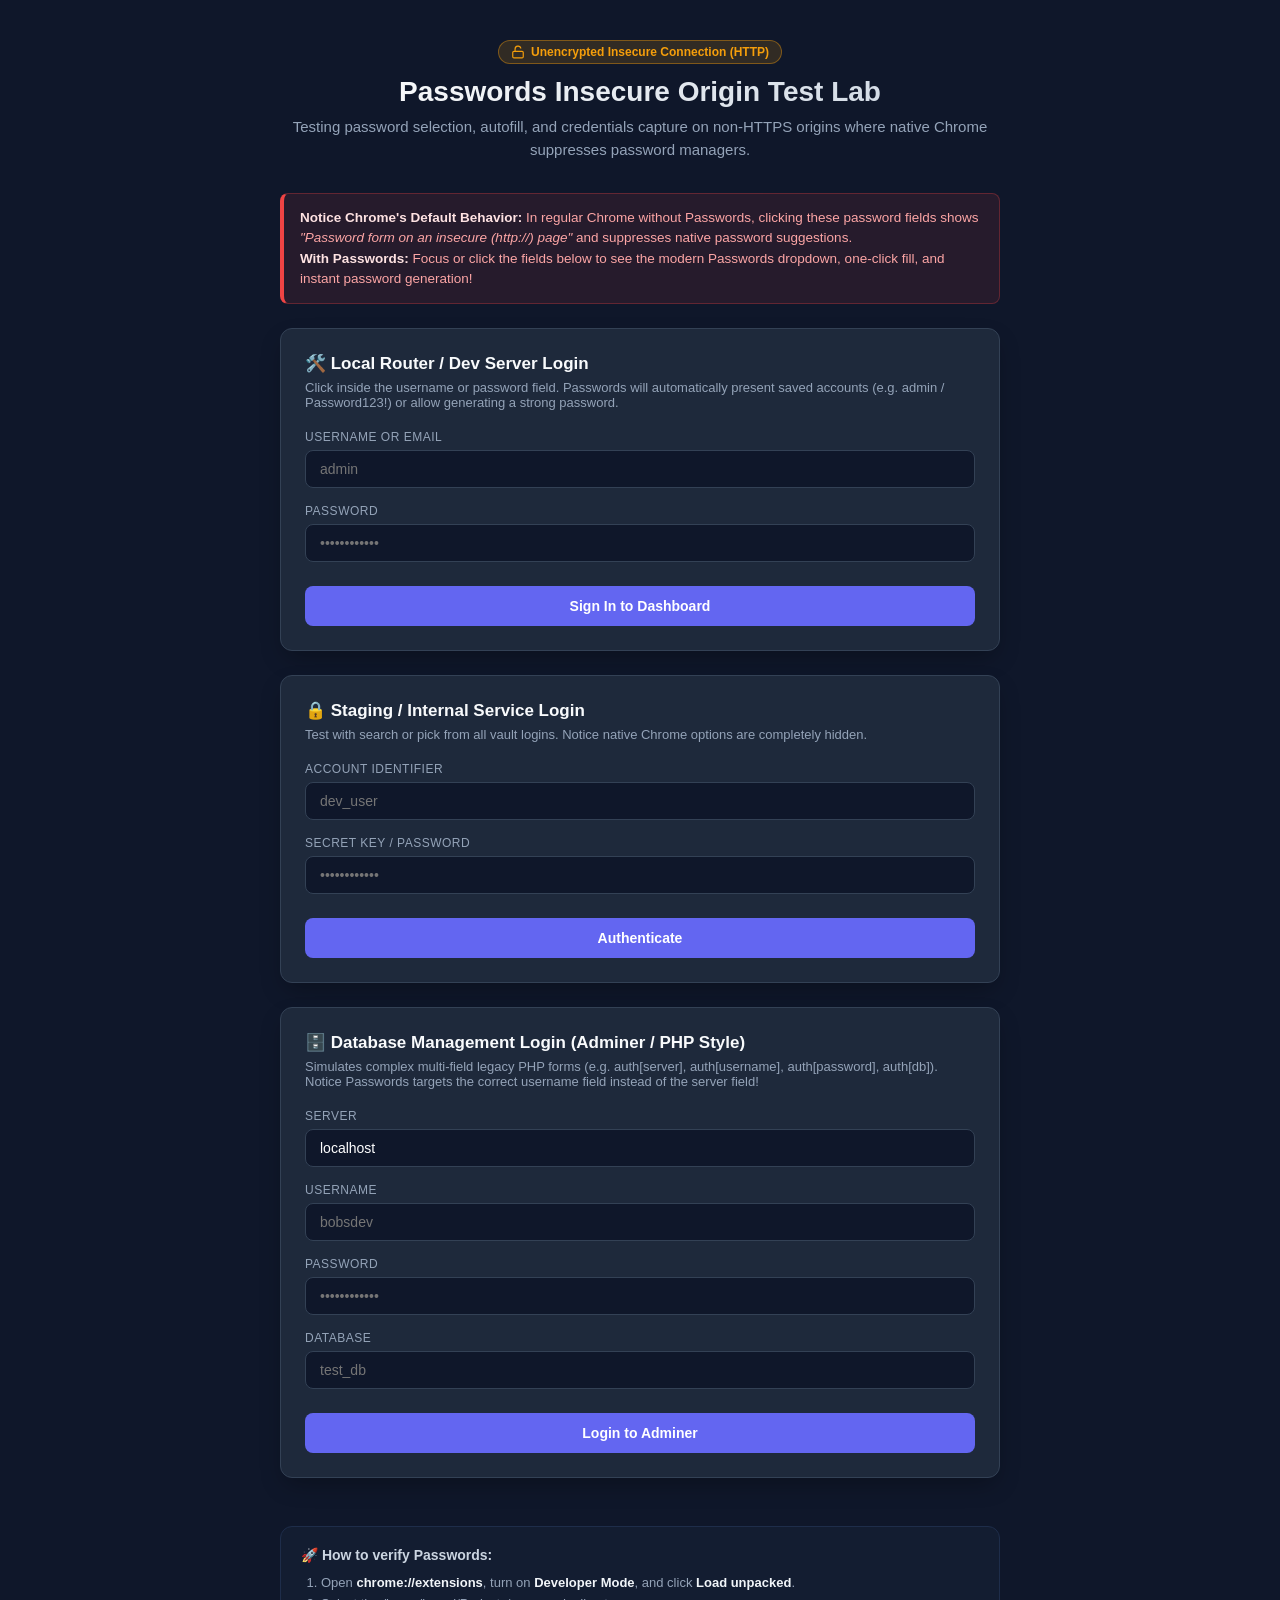
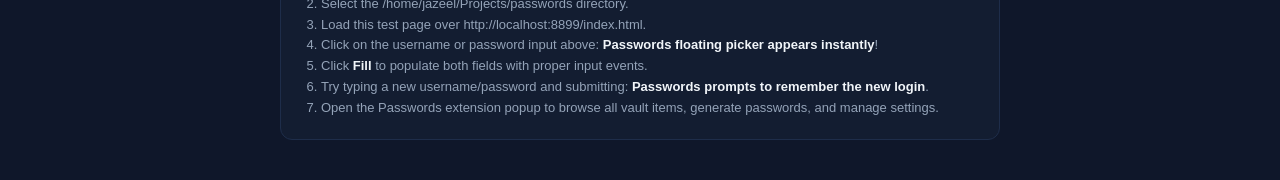
<file: test-page/index.html>
<!DOCTYPE html>
<html lang="en">
<head>
  <meta charset="UTF-8">
  <meta name="viewport" content="width=device-width, initial-scale=1.0">
  <title>Passwords Test Lab - Insecure HTTP Login Demo</title>
  <style>
    :root {
      --bg: #0f172a;
      --card-bg: #1e293b;
      --border: #334155;
      --primary: #6366f1;
      --text: #f8fafc;
      --text-muted: #94a3b8;
      --warning: #f59e0b;
      --success: #10b981;
    }

    * {
      box-sizing: border-box;
      margin: 0;
      padding: 0;
      font-family: -apple-system, BlinkMacSystemFont, "Segoe UI", Roboto, sans-serif;
    }

    body {
      background-color: var(--bg);
      color: var(--text);
      padding: 40px 20px;
      display: flex;
      flex-direction: column;
      align-items: center;
      min-height: 100vh;
    }

    .container {
      max-width: 720px;
      width: 100%;
    }

    header {
      text-align: center;
      margin-bottom: 32px;
    }

    .badge-insecure {
      display: inline-flex;
      align-items: center;
      gap: 6px;
      padding: 4px 12px;
      background: rgba(245, 158, 11, 0.15);
      border: 1px solid rgba(245, 158, 11, 0.4);
      color: var(--warning);
      border-radius: 9999px;
      font-size: 12px;
      font-weight: 600;
      margin-bottom: 12px;
    }

    h1 {
      font-size: 28px;
      font-weight: 700;
      margin-bottom: 8px;
      background: linear-gradient(135deg, #ffffff 0%, #cbd5e1 100%);
      -webkit-background-clip: text;
      -webkit-text-fill-color: transparent;
    }

    p.subtitle {
      color: var(--text-muted);
      font-size: 15px;
      line-height: 1.5;
    }

    .alert-box {
      background: rgba(239, 68, 68, 0.1);
      border: 1px solid rgba(239, 68, 68, 0.3);
      border-left: 4px solid #ef4444;
      padding: 14px 16px;
      border-radius: 8px;
      margin-bottom: 24px;
      font-size: 13.5px;
      line-height: 1.5;
      color: #fca5a5;
    }

    .alert-box strong {
      color: #fee2e2;
    }

    .demo-grid {
      display: grid;
      grid-template-columns: 1fr;
      gap: 24px;
    }

    .card {
      background: var(--card-bg);
      border: 1px solid var(--border);
      border-radius: 12px;
      padding: 24px;
      box-shadow: 0 10px 25px -5px rgba(0, 0, 0, 0.3);
    }

    .card-title {
      font-size: 17px;
      font-weight: 600;
      margin-bottom: 6px;
      display: flex;
      align-items: center;
      gap: 8px;
    }

    .card-desc {
      color: var(--text-muted);
      font-size: 13px;
      margin-bottom: 20px;
    }

    .form-group {
      margin-bottom: 16px;
    }

    label {
      display: block;
      font-size: 12px;
      font-weight: 500;
      color: var(--text-muted);
      margin-bottom: 6px;
      text-transform: uppercase;
      letter-spacing: 0.5px;
    }

    input[type="text"],
    input[type="password"],
    input[type="email"] {
      width: 100%;
      background: #0f172a;
      border: 1px solid var(--border);
      border-radius: 8px;
      padding: 10px 14px;
      color: #ffffff;
      font-size: 14px;
      outline: none;
      transition: all 0.15s ease;
    }

    input:focus {
      border-color: var(--primary);
      box-shadow: 0 0 0 3px rgba(99, 102, 241, 0.2);
    }

    .btn-submit {
      width: 100%;
      background: var(--primary);
      color: white;
      border: none;
      padding: 12px 16px;
      border-radius: 8px;
      font-size: 14px;
      font-weight: 600;
      cursor: pointer;
      transition: background 0.15s;
      margin-top: 8px;
    }

    .btn-submit:hover {
      background: #4f46e5;
    }

    .instructions-card {
      background: #131d31;
      border: 1px solid #1e2d4a;
      border-radius: 12px;
      padding: 20px;
      margin-top: 24px;
    }

    .instructions-card h3 {
      font-size: 14px;
      color: #cbd5e1;
      margin-bottom: 10px;
    }

    .instructions-card ol {
      padding-left: 20px;
      font-size: 13px;
      color: var(--text-muted);
      line-height: 1.6;
    }

    .instructions-card li strong {
      color: #f1f5f9;
    }

    .status-msg {
      margin-top: 14px;
      padding: 10px;
      border-radius: 6px;
      font-size: 13px;
      display: none;
    }

    .status-msg.success {
      background: rgba(16, 185, 129, 0.15);
      border: 1px solid var(--success);
      color: #34d399;
      display: block;
    }
  </style>
</head>
<body>
  <div class="container">
    <header>
      <div class="badge-insecure">
        <svg width="14" height="14" viewBox="0 0 24 24" fill="none" stroke="currentColor" stroke-width="2">
          <rect x="3" y="11" width="18" height="11" rx="2" ry="2"></rect>
          <path d="M7 11V7a5 5 0 0 1 9.9-1"></path>
        </svg>
        Unencrypted Insecure Connection (HTTP)
      </div>
      <h1>Passwords Insecure Origin Test Lab</h1>
      <p class="subtitle">
        Testing password selection, autofill, and credentials capture on non-HTTPS origins where native Chrome suppresses password managers.
      </p>
    </header>

    <div class="alert-box">
      <strong>Notice Chrome's Default Behavior:</strong> In regular Chrome without Passwords, clicking these password fields shows <em>"Password form on an insecure (http://) page"</em> and suppresses native password suggestions.<br>
      <strong>With Passwords:</strong> Focus or click the fields below to see the modern Passwords dropdown, one-click fill, and instant password generation!
    </div>

    <div class="demo-grid">
      <!-- Demo Login Form 1: Standard Router / Dev Login -->
      <div class="card">
        <div class="card-title">
          <span>🛠️ Local Router / Dev Server Login</span>
        </div>
        <div class="card-desc">
          Click inside the username or password field. Passwords will automatically present saved accounts (e.g. <code>admin / Password123!</code>) or allow generating a strong password.
        </div>

        <form id="demo-login-form" onsubmit="handleDemoSubmit(event)">
          <div class="form-group">
            <label for="username">Username or Email</label>
            <input type="text" id="username" name="username" placeholder="admin" autocomplete="username">
          </div>

          <div class="form-group">
            <label for="password">Password</label>
            <input type="password" id="password" name="password" placeholder="••••••••••••" autocomplete="current-password">
          </div>

          <button type="submit" class="btn-submit">Sign In to Dashboard</button>
        </form>

        <div id="login-feedback" class="status-msg"></div>
      </div>

      <!-- Demo Login Form 2: Staging Server Login -->
      <div class="card">
        <div class="card-title">
          <span>🔒 Staging / Internal Service Login</span>
        </div>
        <div class="card-desc">
          Test with search or pick from all vault logins. Notice native Chrome options are completely hidden.
        </div>

        <form id="demo-staging-form" onsubmit="handleStagingSubmit(event)">
          <div class="form-group">
            <label for="staging-user">Account Identifier</label>
            <input type="text" id="staging-user" name="identifier" placeholder="dev_user">
          </div>

          <div class="form-group">
            <label for="staging-pass">Secret Key / Password</label>
            <input type="password" id="staging-pass" name="secret" placeholder="••••••••••••">
          </div>

          <button type="submit" class="btn-submit">Authenticate</button>
        </form>

        <div id="staging-feedback" class="status-msg"></div>
      </div>

      <!-- Demo Login Form 3: Adminer / Database Manager Style Login -->
      <div class="card">
        <div class="card-title">
          <span>🗄️ Database Management Login (Adminer / PHP Style)</span>
        </div>
        <div class="card-desc">
          Simulates complex multi-field legacy PHP forms (e.g. <code>auth[server]</code>, <code>auth[username]</code>, <code>auth[password]</code>, <code>auth[db]</code>). Notice Passwords targets the correct username field instead of the server field!
        </div>

        <form id="demo-adminer-form" onsubmit="handleAdminerSubmit(event)">
          <div class="form-group">
            <label for="auth-server">Server</label>
            <input type="text" id="auth-server" name="auth[server]" placeholder="localhost" value="localhost">
          </div>

          <div class="form-group">
            <label for="auth-username">Username</label>
            <input type="text" id="auth-username" name="auth[username]" placeholder="bobsdev">
          </div>

          <div class="form-group">
            <label for="auth-password">Password</label>
            <input type="password" id="auth-password" name="auth[password]" placeholder="••••••••••••">
          </div>

          <div class="form-group">
            <label for="auth-db">Database</label>
            <input type="text" id="auth-db" name="auth[db]" placeholder="test_db">
          </div>

          <button type="submit" class="btn-submit">Login to Adminer</button>
        </form>

        <div id="adminer-feedback" class="status-msg"></div>
      </div>

      <!-- Instructions Section -->
      <div class="instructions-card">
        <h3>🚀 How to verify Passwords:</h3>
        <ol>
          <li>Open <strong>chrome://extensions</strong>, turn on <strong>Developer Mode</strong>, and click <strong>Load unpacked</strong>.</li>
          <li>Select the <code>/home/jazeel/Projects/passwords</code> directory.</li>
          <li>Load this test page over <code>http://localhost:8899/index.html</code>.</li>
          <li>Click on the username or password input above: <strong>Passwords floating picker appears instantly</strong>!</li>
          <li>Click <strong>Fill</strong> to populate both fields with proper input events.</li>
          <li>Try typing a new username/password and submitting: <strong>Passwords prompts to remember the new login</strong>.</li>
          <li>Open the Passwords extension popup to browse all vault items, generate passwords, and manage settings.</li>
        </ol>
      </div>
    </div>
  </div>

  <script>
    function handleDemoSubmit(e) {
      e.preventDefault();
      const u = document.getElementById('username').value;
      const p = document.getElementById('password').value;
      const feedback = document.getElementById('login-feedback');

      if (!u || !p) {
        feedback.className = 'status-msg';
        feedback.style.display = 'block';
        feedback.style.background = 'rgba(239, 68, 68, 0.15)';
        feedback.style.border = '1px solid #ef4444';
        feedback.style.color = '#fca5a5';
        feedback.textContent = 'Please enter both username and password.';
        return;
      }

      feedback.className = 'status-msg success';
      feedback.textContent = `✓ Form submitted successfully for user "${u}". Check tpw-right corner if prompted to save new password!`;
    }

    function handleStagingSubmit(e) {
      e.preventDefault();
      const u = document.getElementById('staging-user').value;
      const p = document.getElementById('staging-pass').value;
      const feedback = document.getElementById('staging-feedback');

      if (!u || !p) {
        feedback.className = 'status-msg';
        feedback.style.display = 'block';
        feedback.style.background = 'rgba(239, 68, 68, 0.15)';
        feedback.style.border = '1px solid #ef4444';
        feedback.style.color = '#fca5a5';
        feedback.textContent = 'Please enter both identifier and password.';
        return;
      }

      feedback.className = 'status-msg success';
      feedback.textContent = `✓ Authenticated staging account "${u}".`;
    }

    function handleAdminerSubmit(e) {
      e.preventDefault();
      const u = document.getElementById('auth-username').value;
      const p = document.getElementById('auth-password').value;
      const feedback = document.getElementById('adminer-feedback');

      if (!u || !p) {
        feedback.className = 'status-msg';
        feedback.style.display = 'block';
        feedback.style.background = 'rgba(239, 68, 68, 0.15)';
        feedback.style.border = '1px solid #ef4444';
        feedback.style.color = '#fca5a5';
        feedback.textContent = 'Please enter Adminer username and password.';
        return;
      }

      feedback.className = 'status-msg success';
      feedback.textContent = `✓ Logged in as "${u}". Notice Passwords preserved server and db fields correctly!`;
    }
  </script>
</body>
</html>
</file>
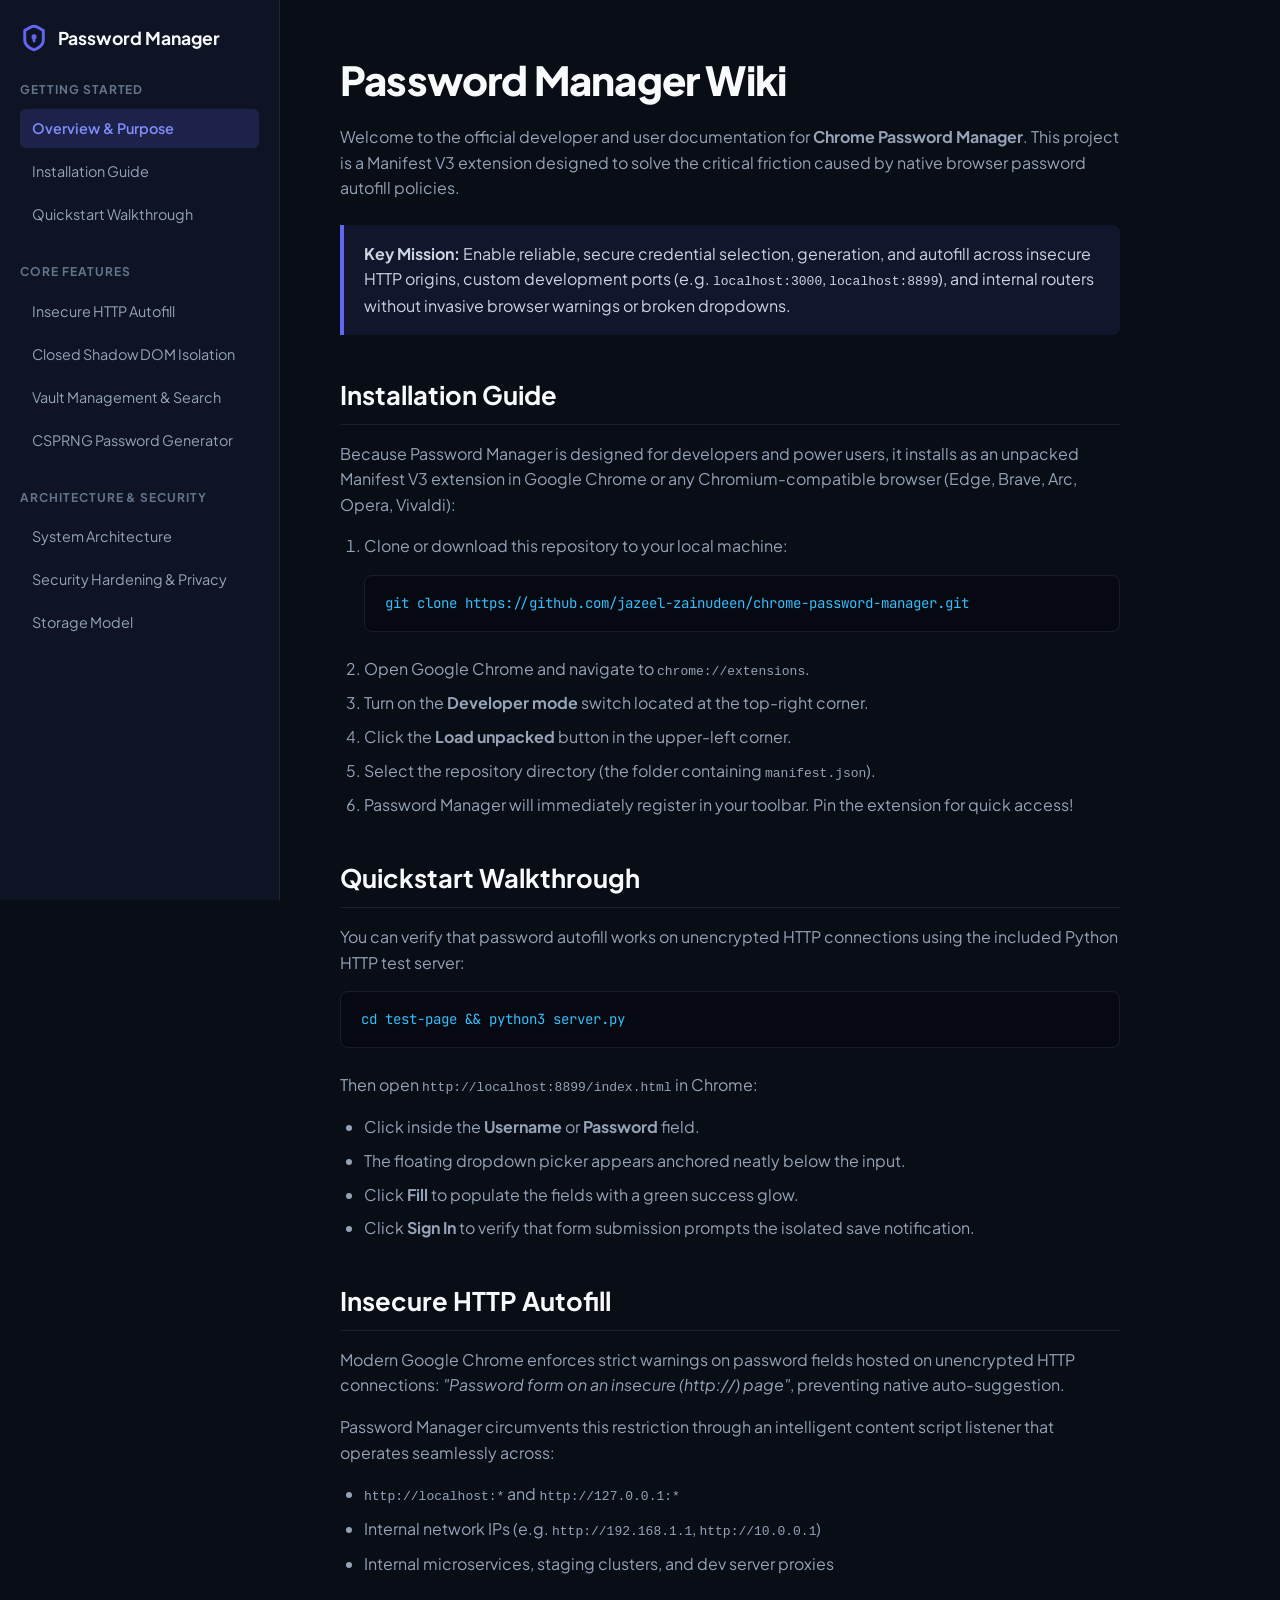
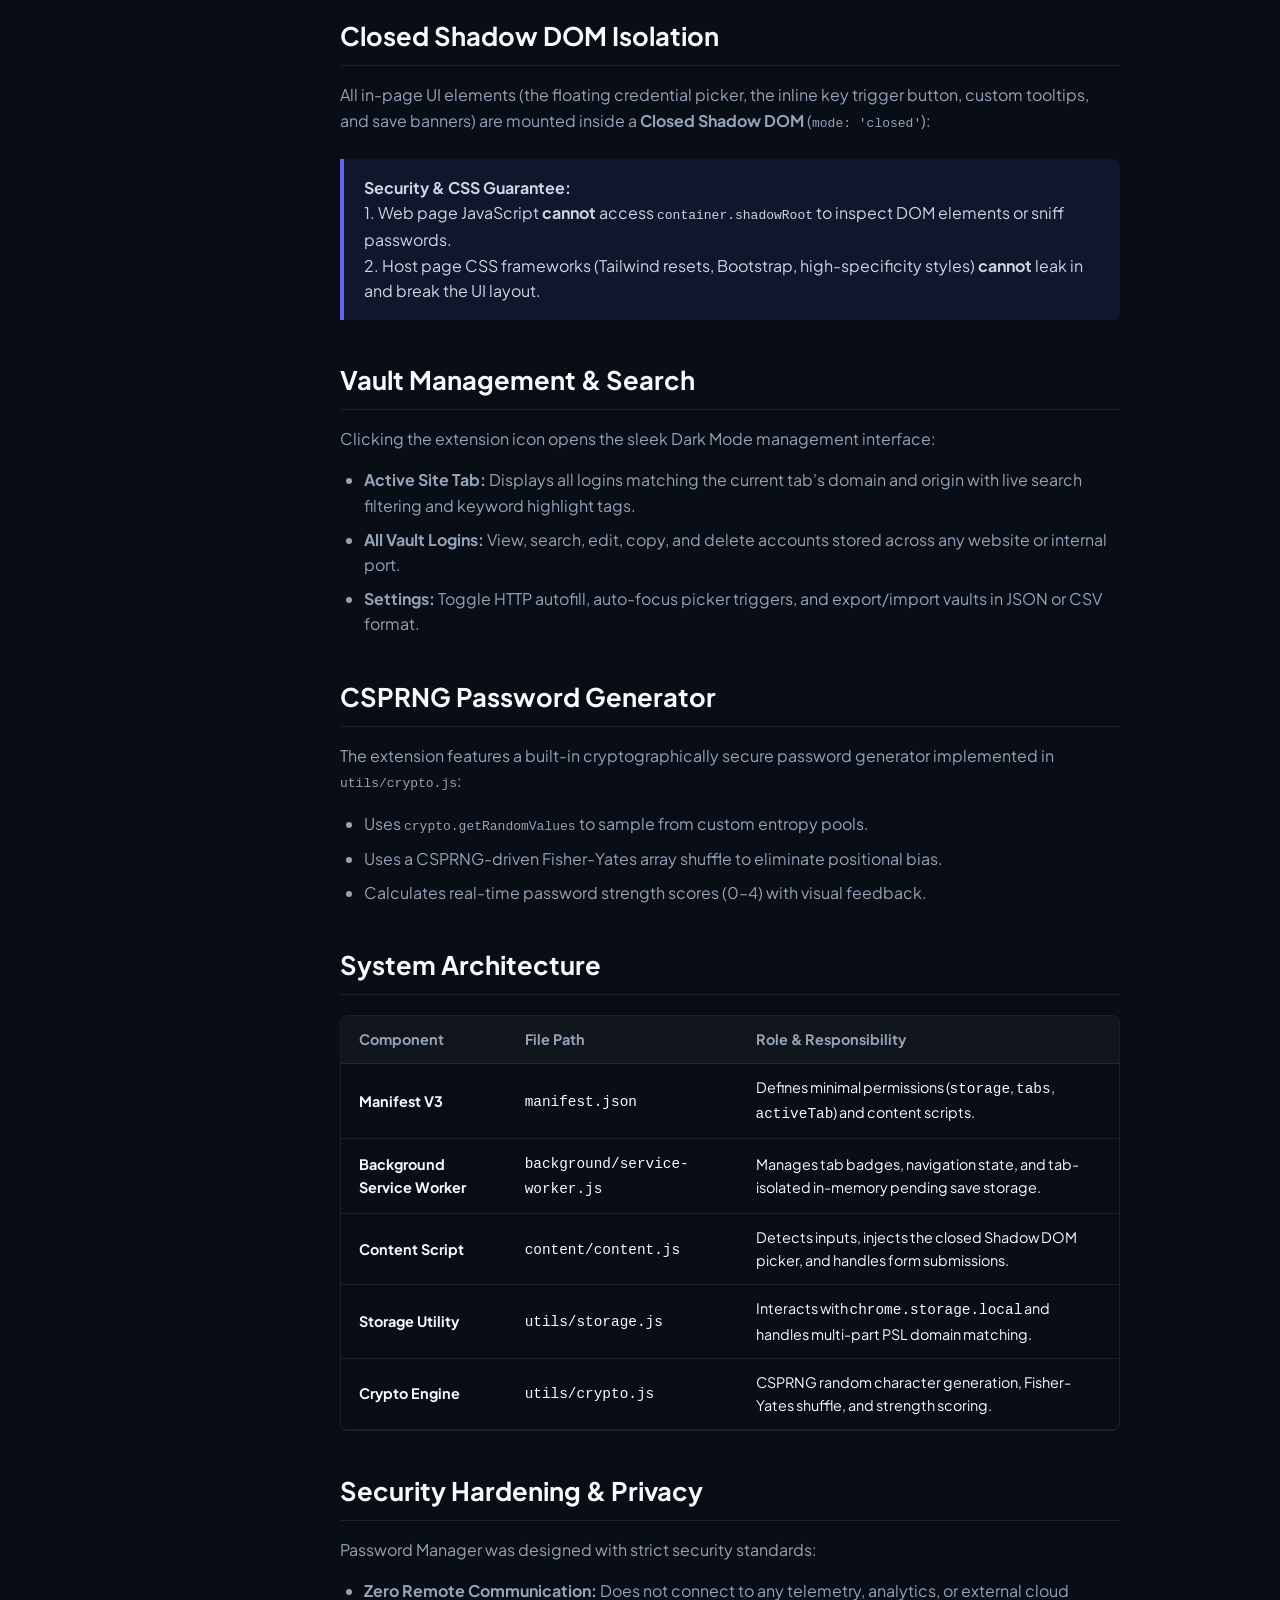
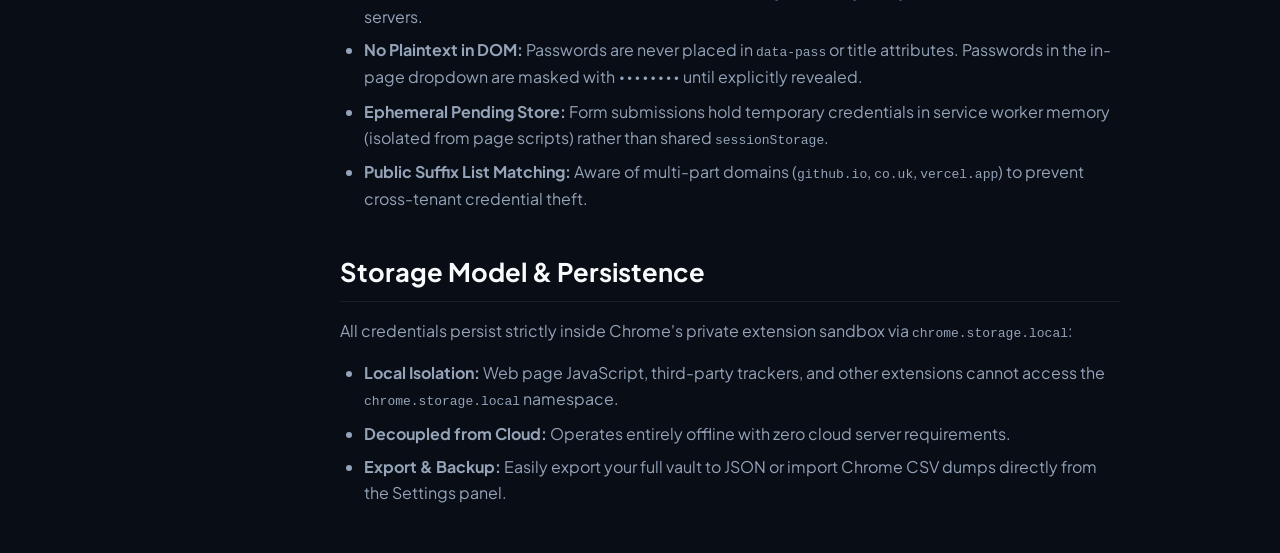
<file: docs/wiki/index.html>
<!DOCTYPE html>
<html lang="en">

<head>
  <meta charset="UTF-8">
  <meta name="viewport" content="width=device-width, initial-scale=1.0">
  <title>Wiki — Chrome Password Manager Documentation</title>
  <link rel="icon" type="image/png" href="../assets/icons/icon48.png">
  <link rel="preconnect" href="https://fonts.googleapis.com">
  <link rel="preconnect" href="https://fonts.gstatic.com" crossorigin>
  <link
    href="https://fonts.googleapis.com/css2?family=Plus+Jakarta+Sans:wght@400;500;600;700&family=JetBrains+Mono:wght@400;500&display=swap"
    rel="stylesheet">
  <style>
    :root {
      --bg: #090d16;
      --sidebar-bg: #0e1424;
      --card-bg: #141b2d;
      --border: rgba(255, 255, 255, 0.08);
      --accent: #6366f1;
      --accent-cyan: #06b6d4;
      --text: #f8fafc;
      --text-muted: #94a3b8;
    }

    * {
      box-sizing: border-box;
      margin: 0;
      padding: 0;
    }

    body {
      font-family: 'Plus Jakarta Sans', sans-serif;
      background: var(--bg);
      color: var(--text);
      display: flex;
      min-height: 100vh;
      line-height: 1.6;
    }

    /* Sidebar */
    .sidebar {
      width: 280px;
      background: var(--sidebar-bg);
      border-right: 1px solid var(--border);
      padding: 24px 20px;
      display: flex;
      flex-direction: column;
      position: sticky;
      top: 0;
      height: 100vh;
      overflow-y: auto;
      flex-shrink: 0;
    }

    .brand {
      display: flex;
      align-items: center;
      gap: 10px;
      text-decoration: none;
      color: var(--text);
      font-weight: 700;
      font-size: 1.1rem;
      margin-bottom: 28px;
    }

    .brand img {
      width: 28px;
      height: 28px;
      border-radius: 6px;
    }

    .nav-group {
      margin-bottom: 24px;
    }

    .nav-label {
      font-size: 0.75rem;
      text-transform: uppercase;
      letter-spacing: 0.08em;
      color: #64748b;
      margin-bottom: 10px;
      font-weight: 700;
    }

    .nav-item {
      display: block;
      padding: 8px 12px;
      border-radius: 6px;
      color: var(--text-muted);
      text-decoration: none;
      font-size: 0.9rem;
      transition: all 0.15s ease;
      margin-bottom: 4px;
    }

    .nav-item:hover {
      color: #fff;
      background: rgba(99, 102, 241, 0.1);
    }

    .nav-item.active {
      color: #818cf8 !important;
      background: rgba(99, 102, 241, 0.18) !important;
      font-weight: 600;
    }

    /* Main Content */
    .content {
      flex: 1;
      padding: 48px 60px;
      max-width: 900px;
    }

    .content h1 {
      font-size: 2.5rem;
      margin-bottom: 12px;
      font-weight: 800;
      letter-spacing: -0.02em;
    }

    .content h2 {
      font-size: 1.6rem;
      margin: 40px 0 16px;
      border-bottom: 1px solid var(--border);
      padding-bottom: 8px;
    }

    .content h3 {
      font-size: 1.25rem;
      margin: 24px 0 12px;
    }

    .content p {
      color: var(--text-muted);
      margin-bottom: 16px;
    }

    .content ul,
    .content ol {
      margin-bottom: 20px;
      padding-left: 24px;
      color: var(--text-muted);
    }

    .content li {
      margin-bottom: 8px;
    }

    .code-box {
      background: #060911;
      border: 1px solid var(--border);
      border-radius: 8px;
      padding: 16px 20px;
      font-family: 'JetBrains Mono', monospace;
      font-size: 0.88rem;
      margin: 16px 0 24px;
      overflow-x: auto;
      color: #38bdf8;
    }

    .callout {
      background: rgba(99, 102, 241, 0.1);
      border-left: 4px solid var(--accent);
      padding: 16px 20px;
      border-radius: 0 8px 8px 0;
      margin: 24px 0;
    }

    .callout p {
      color: #cbd5e1;
      margin-bottom: 0;
    }

    .table-wrap {
      border: 1px solid var(--border);
      border-radius: 8px;
      overflow: hidden;
      margin: 20px 0;
    }

    table {
      width: 100%;
      border-collapse: collapse;
      text-align: left;
    }

    th,
    td {
      padding: 12px 18px;
      border-bottom: 1px solid var(--border);
      font-size: 0.9rem;
    }

    th {
      background: rgba(255, 255, 255, 0.03);
      color: var(--text-muted);
    }
  </style>
</head>

<body>

  <!-- Sidebar -->
  <aside class="sidebar">
    <a href="../index.html" class="brand">
      <img src="../assets/icons/icon48.png" alt="Logo">
      <span>Password Manager</span>
    </a>

    <div class="nav-group">
      <div class="nav-label">Getting Started</div>
      <a href="#overview" class="nav-item active">Overview & Purpose</a>
      <a href="#installation" class="nav-item">Installation Guide</a>
      <a href="#quickstart" class="nav-item">Quickstart Walkthrough</a>
    </div>

    <div class="nav-group">
      <div class="nav-label">Core Features</div>
      <a href="#insecure-autofill" class="nav-item">Insecure HTTP Autofill</a>
      <a href="#shadow-dom" class="nav-item">Closed Shadow DOM Isolation</a>
      <a href="#vault-management" class="nav-item">Vault Management & Search</a>
      <a href="#generator" class="nav-item">CSPRNG Password Generator</a>
    </div>

    <div class="nav-group">
      <div class="nav-label">Architecture & Security</div>
      <a href="#architecture" class="nav-item">System Architecture</a>
      <a href="#security" class="nav-item">Security Hardening & Privacy</a>
      <a href="#storage" class="nav-item">Storage Model</a>
    </div>
  </aside>

  <!-- Content -->
  <main class="content">
    <h1 id="overview">Password Manager Wiki</h1>
    <p>Welcome to the official developer and user documentation for <strong>Chrome Password Manager</strong>. This
      project is a Manifest V3 extension designed to solve the critical friction caused by native browser password
      autofill policies.</p>

    <div class="callout">
      <p><strong>Key Mission:</strong> Enable reliable, secure credential selection, generation, and autofill across
        insecure HTTP origins, custom development ports (e.g. <code>localhost:3000</code>, <code>localhost:8899</code>),
        and internal routers without invasive browser warnings or broken dropdowns.</p>
    </div>

    <h2 id="installation">Installation Guide</h2>
    <p>Because Password Manager is designed for developers and power users, it installs as an unpacked Manifest V3
      extension in Google Chrome or any Chromium-compatible browser (Edge, Brave, Arc, Opera, Vivaldi):</p>
    <ol>
      <li>Clone or download this repository to your local machine:
        <div class="code-box">git clone https://github.com/jazeel-zainudeen/chrome-password-manager.git</div>
      </li>
      <li>Open Google Chrome and navigate to <code>chrome://extensions</code>.</li>
      <li>Turn on the <strong>Developer mode</strong> switch located at the top-right corner.</li>
      <li>Click the <strong>Load unpacked</strong> button in the upper-left corner.</li>
      <li>Select the repository directory (the folder containing <code>manifest.json</code>).</li>
      <li>Password Manager will immediately register in your toolbar. Pin the extension for quick access!</li>
    </ol>

    <h2 id="quickstart">Quickstart Walkthrough</h2>
    <p>You can verify that password autofill works on unencrypted HTTP connections using the included Python HTTP test
      server:</p>
    <div class="code-box">cd test-page && python3 server.py</div>
    <p>Then open <code>http://localhost:8899/index.html</code> in Chrome:</p>
    <ul>
      <li>Click inside the <strong>Username</strong> or <strong>Password</strong> field.</li>
      <li>The floating dropdown picker appears anchored neatly below the input.</li>
      <li>Click <strong>Fill</strong> to populate the fields with a green success glow.</li>
      <li>Click <strong>Sign In</strong> to verify that form submission prompts the isolated save notification.</li>
    </ul>

    <h2 id="insecure-autofill">Insecure HTTP Autofill</h2>
    <p>Modern Google Chrome enforces strict warnings on password fields hosted on unencrypted HTTP connections:
      <em>"Password form on an insecure (http://) page"</em>, preventing native auto-suggestion.</p>
    <p>Password Manager circumvents this restriction through an intelligent content script listener that operates
      seamlessly across:</p>
    <ul>
      <li><code>http://localhost:*</code> and <code>http://127.0.0.1:*</code></li>
      <li>Internal network IPs (e.g. <code>http://192.168.1.1</code>, <code>http://10.0.0.1</code>)</li>
      <li>Internal microservices, staging clusters, and dev server proxies</li>
    </ul>

    <h2 id="shadow-dom">Closed Shadow DOM Isolation</h2>
    <p>All in-page UI elements (the floating credential picker, the inline key trigger button, custom tooltips, and save
      banners) are mounted inside a <strong>Closed Shadow DOM</strong> (<code>mode: 'closed'</code>):</p>
    <div class="callout">
      <p><strong>Security & CSS Guarantee:</strong><br>
        1. Web page JavaScript <strong>cannot</strong> access <code>container.shadowRoot</code> to inspect DOM elements
        or sniff passwords.<br>
        2. Host page CSS frameworks (Tailwind resets, Bootstrap, high-specificity styles) <strong>cannot</strong> leak
        in and break the UI layout.</p>
    </div>

    <h2 id="vault-management">Vault Management & Search</h2>
    <p>Clicking the extension icon opens the sleek Dark Mode management interface:</p>
    <ul>
      <li><strong>Active Site Tab:</strong> Displays all logins matching the current tab's domain and origin with live
        search filtering and keyword highlight tags.</li>
      <li><strong>All Vault Logins:</strong> View, search, edit, copy, and delete accounts stored across any website or
        internal port.</li>
      <li><strong>Settings:</strong> Toggle HTTP autofill, auto-focus picker triggers, and export/import vaults in JSON
        or CSV format.</li>
    </ul>

    <h2 id="generator">CSPRNG Password Generator</h2>
    <p>The extension features a built-in cryptographically secure password generator implemented in
      <code>utils/crypto.js</code>:</p>
    <ul>
      <li>Uses <code>crypto.getRandomValues</code> to sample from custom entropy pools.</li>
      <li>Uses a CSPRNG-driven Fisher-Yates array shuffle to eliminate positional bias.</li>
      <li>Calculates real-time password strength scores (0–4) with visual feedback.</li>
    </ul>

    <h2 id="architecture">System Architecture</h2>
    <div class="table-wrap">
      <table>
        <thead>
          <tr>
            <th>Component</th>
            <th>File Path</th>
            <th>Role & Responsibility</th>
          </tr>
        </thead>
        <tbody>
          <tr>
            <td><strong>Manifest V3</strong></td>
            <td><code>manifest.json</code></td>
            <td>Defines minimal permissions (<code>storage</code>, <code>tabs</code>, <code>activeTab</code>) and
              content scripts.</td>
          </tr>
          <tr>
            <td><strong>Background Service Worker</strong></td>
            <td><code>background/service-worker.js</code></td>
            <td>Manages tab badges, navigation state, and tab-isolated in-memory pending save storage.</td>
          </tr>
          <tr>
            <td><strong>Content Script</strong></td>
            <td><code>content/content.js</code></td>
            <td>Detects inputs, injects the closed Shadow DOM picker, and handles form submissions.</td>
          </tr>
          <tr>
            <td><strong>Storage Utility</strong></td>
            <td><code>utils/storage.js</code></td>
            <td>Interacts with <code>chrome.storage.local</code> and handles multi-part PSL domain matching.</td>
          </tr>
          <tr>
            <td><strong>Crypto Engine</strong></td>
            <td><code>utils/crypto.js</code></td>
            <td>CSPRNG random character generation, Fisher-Yates shuffle, and strength scoring.</td>
          </tr>
        </tbody>
      </table>
    </div>

    <h2 id="security">Security Hardening & Privacy</h2>
    <p>Password Manager was designed with strict security standards:</p>
    <ul>
      <li><strong>Zero Remote Communication:</strong> Does not connect to any telemetry, analytics, or external cloud
        servers.</li>
      <li><strong>No Plaintext in DOM:</strong> Passwords are never placed in <code>data-pass</code> or title
        attributes. Passwords in the in-page dropdown are masked with <code>••••••••</code> until explicitly revealed.
      </li>
      <li><strong>Ephemeral Pending Store:</strong> Form submissions hold temporary credentials in service worker memory
        (isolated from page scripts) rather than shared <code>sessionStorage</code>.</li>
      <li><strong>Public Suffix List Matching:</strong> Aware of multi-part domains (<code>github.io</code>,
        <code>co.uk</code>, <code>vercel.app</code>) to prevent cross-tenant credential theft.</li>
    </ul>

    <h2 id="storage">Storage Model & Persistence</h2>
    <p>All credentials persist strictly inside Chrome's private extension sandbox via <code>chrome.storage.local</code>:
    </p>
    <ul>
      <li><strong>Local Isolation:</strong> Web page JavaScript, third-party trackers, and other extensions cannot
        access the <code>chrome.storage.local</code> namespace.</li>
      <li><strong>Decoupled from Cloud:</strong> Operates entirely offline with zero cloud server requirements.</li>
      <li><strong>Export & Backup:</strong> Easily export your full vault to JSON or import Chrome CSV dumps directly
        from the Settings panel.</li>
    </ul>
  </main>

  <script>
    // Smooth scroll and active state sync on click and scroll
    const navLinks = document.querySelectorAll('.nav-item');
    const sections = Array.from(navLinks)
      .map(link => {
        const id = link.getAttribute('href').replace('#', '');
        return document.getElementById(id);
      })
      .filter(Boolean);

    function setActiveLink(id) {
      navLinks.forEach(link => {
        const linkId = link.getAttribute('href').replace('#', '');
        if (linkId === id) {
          link.classList.add('active');
        } else {
          link.classList.remove('active');
        }
      });
    }

    navLinks.forEach(link => {
      link.addEventListener('click', (e) => {
        const id = link.getAttribute('href').replace('#', '');
        const target = document.getElementById(id);
        if (target) {
          setActiveLink(id);
        }
      });
    });

    // IntersectionObserver to update active tab dynamically as user scrolls
    if ('IntersectionObserver' in window) {
      const observer = new IntersectionObserver((entries) => {
        const visibleEntry = entries.find(e => e.isIntersecting);
        if (visibleEntry && visibleEntry.target) {
          setActiveLink(visibleEntry.target.id);
        }
      }, {
        root: null,
        rootMargin: '-10% 0px -70% 0px',
        threshold: 0
      });

      sections.forEach(s => observer.observe(s));
    }
  </script>
</body>

</html>
</file>
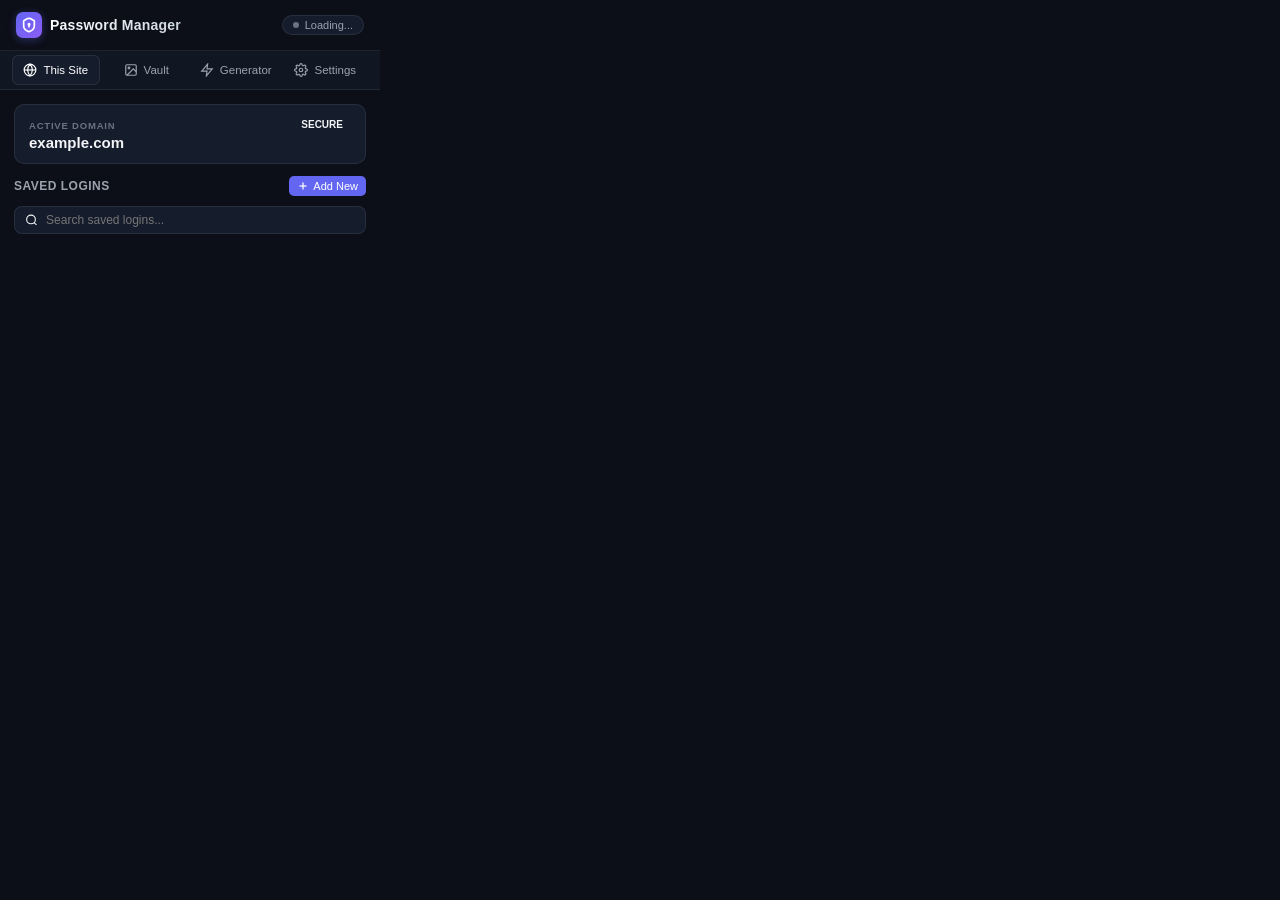
<file: popup/popup.html>
<!DOCTYPE html>
<html lang="en">
<head>
  <meta charset="UTF-8">
  <meta name="viewport" content="width=device-width, initial-scale=1.0">
  <title>Password Manager</title>
  <link rel="stylesheet" href="popup.css">
</head>
<body>
  <div class="app-container">
    <!-- Header -->
    <header class="app-header">
      <div class="brand">
        <div class="logo-icon">
          <svg width="16" height="16" viewBox="0 0 24 24" fill="none" stroke="currentColor" stroke-width="2.5" stroke-linecap="round" stroke-linejoin="round">
            <path d="M20 13c0 5-3.5 7.5-7.66 8.95a1 1 0 0 1-.67-.01C7.5 20.5 4 18 4 13V6a1 1 0 0 1 1-1c2-1 4-3 7-3 3 0 5 2 7 3a1 1 0 0 1 1 1v7z"/>
            <circle cx="12" cy="11" r="1"/>
            <path d="M12 12v2.5"/>
          </svg>
        </div>
        <span class="brand-name">Password Manager</span>
      </div>
      <div class="site-status" id="header-site-badge">
        <span class="status-dot"></span>
        <span class="status-text" id="header-site-name">Loading...</span>
      </div>
    </header>

    <!-- Navigation Tabs -->
    <nav class="nav-tabs">
      <button class="nav-tab active" data-tab="tab-current">
        <svg width="14" height="14" viewBox="0 0 24 24" fill="none" stroke="currentColor" stroke-width="2">
          <circle cx="12" cy="12" r="10"></circle>
          <line x1="2" y1="12" x2="22" y2="12"></line>
          <path d="M12 2a15.3 15.3 0 0 1 4 10 15.3 15.3 0 0 1-4 10 15.3 15.3 0 0 1-4-10 15.3 15.3 0 0 1 4-10z"></path>
        </svg>
        <span>This Site</span>
      </button>
      <button class="nav-tab" data-tab="tab-vault">
        <svg width="14" height="14" viewBox="0 0 24 24" fill="none" stroke="currentColor" stroke-width="2">
          <rect x="3" y="3" width="18" height="18" rx="2" ry="2"></rect>
          <circle cx="8.5" cy="8.5" r="1.5"></circle>
          <polyline points="21 15 16 10 5 21"></polyline>
        </svg>
        <span>Vault</span>
      </button>
      <button class="nav-tab" data-tab="tab-generator">
        <svg width="14" height="14" viewBox="0 0 24 24" fill="none" stroke="currentColor" stroke-width="2">
          <polygon points="13 2 3 14 12 14 11 22 21 10 12 10 13 2"></polygon>
        </svg>
        <span>Generator</span>
      </button>
      <button class="nav-tab" data-tab="tab-settings">
        <svg width="14" height="14" viewBox="0 0 24 24" fill="none" stroke="currentColor" stroke-width="2">
          <circle cx="12" cy="12" r="3"></circle>
          <path d="M19.4 15a1.65 1.65 0 0 0 .33 1.82l.06.06a2 2 0 0 1 0 2.83 2 2 0 0 1-2.83 0l-.06-.06a1.65 1.65 0 0 0-1.82-.33 1.65 1.65 0 0 0-1 1.51V21a2 2 0 0 1-2 2 2 2 0 0 1-2-2v-.09A1.65 1.65 0 0 0 9 19.4a1.65 1.65 0 0 0-1.82.33l-.06.06a2 2 0 0 1-2.83 0 2 2 0 0 1 0-2.83l.06-.06a1.65 1.65 0 0 0 .33-1.82 1.65 1.65 0 0 0-1.51-1H3a2 2 0 0 1-2-2 2 2 0 0 1 2-2h.09A1.65 1.65 0 0 0 4.6 9a1.65 1.65 0 0 0-.33-1.82l-.06-.06a2 2 0 0 1 0-2.83 2 2 0 0 1 2.83 0l.06.06a1.65 1.65 0 0 0 1.82.33H9a1.65 1.65 0 0 0 1-1.51V3a2 2 0 0 1 2-2 2 2 0 0 1 2 2v.09a1.65 1.65 0 0 0 1 1.51 1.65 1.65 0 0 0 1.82-.33l.06-.06a2 2 0 0 1 2.83 0 2 2 0 0 1 0 2.83l-.06.06a1.65 1.65 0 0 0-.33 1.82V9a1.65 1.65 0 0 0 1.51 1H21a2 2 0 0 1 2 2 2 2 0 0 1-2 2h-.09a1.65 1.65 0 0 0-1.51 1z"></path>
        </svg>
        <span>Settings</span>
      </button>
    </nav>

    <!-- Tab 1: Current Site -->
    <main class="tab-content active" id="tab-current">
      <div class="site-card" id="current-site-card">
        <div class="site-card-top">
          <div class="site-card-info">
            <span class="site-label">ACTIVE DOMAIN</span>
            <h2 class="site-domain" id="current-domain-title">example.com</h2>
          </div>
          <div class="security-tag" id="current-security-tag">
            <span>Secure</span>
          </div>
        </div>
        <p class="site-insecure-note" id="current-insecure-note" style="display: none;">
          ⚡ Chrome suppresses autofill on HTTP sites. Password Manager active for this domain.
        </p>
      </div>

      <div class="section-header">
        <span class="section-title">Saved Logins</span>
        <button type="button" class="btn-xs btn-primary" id="btn-show-add-current">
          <svg width="12" height="12" viewBox="0 0 24 24" fill="none" stroke="currentColor" stroke-width="2.5"><line x1="12" y1="5" x2="12" y2="19"></line><line x1="5" y1="12" x2="19" y2="12"></line></svg>
          Add New
        </button>
      </div>

      <!-- Current Site Search Bar -->
      <div class="vault-search-bar" id="current-search-bar" style="margin-bottom: 8px;">
        <svg width="14" height="14" viewBox="0 0 24 24" fill="none" stroke="currentColor" stroke-width="2">
          <circle cx="11" cy="11" r="8"></circle>
          <line x1="21" y1="21" x2="16.65" y2="16.65"></line>
        </svg>
        <input type="text" id="current-search-input" placeholder="Search saved logins...">
      </div>

      <!-- Add/Edit form inline -->
      <form class="credential-form" id="form-current-add" style="display: none;">
        <div class="form-title" id="form-title-text">New Login</div>
        <div class="form-group">
          <label>Username / Email</label>
          <input type="text" id="input-username" placeholder="user@example.com" required autocomplete="off">
        </div>
        <div class="form-group">
          <label>Password</label>
          <div class="password-input-wrap">
            <input type="password" id="input-password" placeholder="Password" required autocomplete="off">
            <button type="button" class="btn-icon" id="btn-toggle-input-pass" data-tooltip="Toggle visibility">👁</button>
            <button type="button" class="btn-icon" id="btn-fill-generated" data-tooltip="Insert generated password">⚡</button>
          </div>
        </div>
        <div class="form-actions">
          <button type="button" class="btn btn-secondary" id="btn-cancel-add">Cancel</button>
          <button type="submit" class="btn btn-primary" id="btn-save-cred">Save Login</button>
        </div>
      </form>

      <!-- Current credentials list -->
      <div class="cred-cards" id="current-creds-container">
        <!-- Injected dynamically -->
      </div>
    </main>

    <!-- Tab 2: Vault (All credentials) -->
    <section class="tab-content" id="tab-vault">
      <div class="vault-top-actions">
        <span class="vault-title">Saved Logins</span>
        <button type="button" class="btn-xs btn-primary" id="btn-sync-chrome-vault" data-tooltip="Sync all decrypted Chrome passwords into Password Manager">
          <svg width="11" height="11" viewBox="0 0 24 24" fill="none" stroke="currentColor" stroke-width="2.5">
            <polyline points="23 4 23 10 17 10"></polyline>
            <polyline points="1 20 1 14 7 14"></polyline>
            <path d="M3.51 9a9 9 0 0 1 14.85-3.36L23 10M1 14l4.64 4.36A9 9 0 0 0 20.49 15"></path>
          </svg>
          Sync Chrome Passwords
        </button>
      </div>

      <div class="vault-search-bar">
        <svg width="14" height="14" viewBox="0 0 24 24" fill="none" stroke="currentColor" stroke-width="2">
          <circle cx="11" cy="11" r="8"></circle>
          <line x1="21" y1="21" x2="16.65" y2="16.65"></line>
        </svg>
        <input type="text" id="vault-search-input" placeholder="Search logins, domains...">
      </div>

      <div class="vault-filters">
        <button class="filter-chip active" data-filter="all">All (<span id="count-all">0</span>)</button>
        <button class="filter-chip" data-filter="insecure">HTTP / Insecure (<span id="count-insecure">0</span>)</button>
        <button class="filter-chip" data-filter="secure">HTTPS (<span id="count-secure">0</span>)</button>
      </div>

      <div class="cred-cards" id="all-creds-container">
        <!-- Injected dynamically -->
      </div>
    </section>

    <!-- Tab 3: Password Generator -->
    <section class="tab-content" id="tab-generator">
      <div class="generator-card">
        <div class="password-display-box">
          <div class="password-display" id="gen-result">••••••••••••••••</div>
          <button class="btn-icon copy-large" id="btn-copy-generated" data-tooltip="Copy to clipboard">
            <svg width="16" height="16" viewBox="0 0 24 24" fill="none" stroke="currentColor" stroke-width="2">
              <rect x="9" y="9" width="13" height="13" rx="2" ry="2"></rect>
              <path d="M5 15H4a2 2 0 0 1-2-2V4a2 2 0 0 1 2-2h9a2 2 0 0 1 2 2v1"></path>
            </svg>
          </button>
        </div>

        <div class="strength-meter">
          <div class="strength-bar-track">
            <div class="strength-bar-fill" id="gen-strength-fill" style="width: 80%; background-color: #10B981;"></div>
          </div>
          <div class="strength-meta">
            <span>Strength: <strong id="gen-strength-text">Strong</strong></span>
            <span id="gen-length-indicator">16 characters</span>
          </div>
        </div>

        <div class="generator-controls">
          <div class="control-row slider-row">
            <div class="slider-label">Length</div>
            <input type="range" id="gen-length-slider" min="8" max="48" value="16" class="slider">
          </div>

          <div class="toggle-grid">
            <label class="toggle-item">
              <input type="checkbox" id="gen-upper" checked>
              <span class="toggle-label">A-Z (Uppercase)</span>
            </label>
            <label class="toggle-item">
              <input type="checkbox" id="gen-lower" checked>
              <span class="toggle-label">a-z (Lowercase)</span>
            </label>
            <label class="toggle-item">
              <input type="checkbox" id="gen-numbers" checked>
              <span class="toggle-label">0-9 (Numbers)</span>
            </label>
            <label class="toggle-item">
              <input type="checkbox" id="gen-symbols" checked>
              <span class="toggle-label">!@#$ (Symbols)</span>
            </label>
          </div>
        </div>

        <button class="btn btn-primary btn-block" id="btn-regenerate">
          <svg width="14" height="14" viewBox="0 0 24 24" fill="none" stroke="currentColor" stroke-width="2">
            <polyline points="23 4 23 10 17 10"></polyline>
            <polyline points="1 20 1 14 7 14"></polyline>
            <path d="M3.51 9a9 9 0 0 1 14.85-3.36L23 10M1 14l4.64 4.36A9 9 0 0 0 20.49 15"></path>
          </svg>
          Generate New Password
        </button>
      </div>
    </section>

    <!-- Tab 4: Settings -->
    <section class="tab-content" id="tab-settings">
      <div class="settings-group">
        <h3 class="settings-heading">Insecure Site (HTTP) Behavior</h3>
        
        <label class="setting-row">
          <div class="setting-info">
            <div class="setting-title">Enable on Insecure HTTP Sites</div>
            <div class="setting-desc">Bypasses Chrome's block and provides password selection on HTTP & dev servers.</div>
          </div>
          <input type="checkbox" id="setting-enable-http" checked class="switch">
        </label>

        <label class="setting-row">
          <div class="setting-info">
            <div class="setting-title">Show In-Page Dropdown on Focus</div>
            <div class="setting-desc">Automatically display matching credentials when clicking username/password fields.</div>
          </div>
          <input type="checkbox" id="setting-auto-suggest" checked class="switch">
        </label>

        <label class="setting-row">
          <div class="setting-info">
            <div class="setting-title">Prompt to Save on Submit</div>
            <div class="setting-desc">Show prompt to remember credentials after form submission.</div>
          </div>
          <input type="checkbox" id="setting-prompt-save" checked class="switch">
        </label>

        <label class="setting-row">
          <div class="setting-info">
            <div class="setting-title">Hide Native Chrome Options</div>
            <div class="setting-desc">Suppresses Chrome's native autofill popup so only Password Manager appears.</div>
          </div>
          <input type="checkbox" id="setting-hide-native" checked class="switch">
        </label>
      </div>

      <div class="settings-group">
        <h3 class="settings-heading">Vault Data & Chrome Sync</h3>
        <button type="button" class="btn btn-primary btn-block" id="btn-sync-chrome-settings" style="margin-bottom: 8px;">
          <svg width="13" height="13" viewBox="0 0 24 24" fill="none" stroke="currentColor" stroke-width="2.5">
            <polyline points="23 4 23 10 17 10"></polyline>
            <polyline points="1 20 1 14 7 14"></polyline>
            <path d="M3.51 9a9 9 0 0 1 14.85-3.36L23 10M1 14l4.64 4.36A9 9 0 0 0 20.49 15"></path>
          </svg>
          Sync Decrypted Chrome Passwords (97)
        </button>

        <div class="backup-actions" style="margin-bottom: 8px;">
          <label class="btn btn-secondary file-upload-btn" data-tooltip="Import CSV exported from chrome://password-manager">
            <svg width="13" height="13" viewBox="0 0 24 24" fill="none" stroke="currentColor" stroke-width="2">
              <path d="M21 15v4a2 2 0 0 1-2 2H5a2 2 0 0 1-2-2v-4"></path>
              <polyline points="17 8 12 3 7 8"></polyline>
              <line x1="12" y1="3" x2="12" y2="15"></line>
            </svg>
            Import CSV
            <input type="file" id="input-import-csv" accept=".csv" style="display: none;">
          </label>
          <label class="btn btn-secondary file-upload-btn">
            <svg width="13" height="13" viewBox="0 0 24 24" fill="none" stroke="currentColor" stroke-width="2">
              <path d="M21 15v4a2 2 0 0 1-2 2H5a2 2 0 0 1-2-2v-4"></path>
              <polyline points="17 8 12 3 7 8"></polyline>
              <line x1="12" y1="3" x2="12" y2="15"></line>
            </svg>
            Import JSON
            <input type="file" id="input-import-file" accept=".json" style="display: none;">
          </label>
        </div>

        <button type="button" class="btn btn-secondary btn-block" id="btn-export-vault">
          <svg width="13" height="13" viewBox="0 0 24 24" fill="none" stroke="currentColor" stroke-width="2">
            <path d="M21 15v4a2 2 0 0 1-2 2H5a2 2 0 0 1-2-2v-4"></path>
            <polyline points="7 10 12 15 17 10"></polyline>
            <line x1="12" y1="15" x2="12" y2="3"></line>
          </svg>
          Export Vault (JSON)
        </button>
      </div>
    </section>

    <!-- Edit Credential Modal -->
    <div class="edit-modal-backdrop" id="edit-modal" style="display: none;">
      <div class="edit-modal-card">
        <div class="edit-modal-header">
          <span class="edit-modal-title">Edit Login</span>
          <button type="button" class="btn-icon" id="btn-close-edit-modal" data-tooltip="Close">✕</button>
        </div>
        <form id="form-edit-cred" class="edit-modal-form">
          <input type="hidden" id="edit-cred-id">
          <input type="hidden" id="edit-cred-origin">
          <div class="form-group">
            <label>Website / Origin</label>
            <input type="text" id="edit-cred-domain" placeholder="https://example.com" required autocomplete="off">
          </div>
          <div class="form-group">
            <label>Username / Email</label>
            <input type="text" id="edit-cred-username" placeholder="user@example.com" autocomplete="off" spellcheck="false">
          </div>
          <div class="form-group">
            <label>Password</label>
            <div class="password-input-wrap">
              <input type="password" id="edit-cred-password" placeholder="Password" required autocomplete="off" spellcheck="false">
              <button type="button" class="btn-icon" id="btn-toggle-edit-pass" data-tooltip="Toggle visibility">
                <svg width="14" height="14" viewBox="0 0 24 24" fill="none" stroke="currentColor" stroke-width="2">
                  <path d="M1 12s4-8 11-8 11 8 11 8-4 8-11 8-11-8-11-8z"></path>
                  <circle cx="12" cy="12" r="3"></circle>
                </svg>
              </button>
              <button type="button" class="btn-icon" id="btn-gen-edit-pass" data-tooltip="Generate strong password">⚡</button>
            </div>
          </div>
          <div class="form-actions">
            <button type="button" class="btn btn-secondary" id="btn-cancel-edit">Cancel</button>
            <button type="submit" class="btn btn-primary" id="btn-save-edit">Update Login</button>
          </div>
        </form>
      </div>
    </div>

    <!-- Global Toast Notification -->
    <div class="popup-toast" id="popup-toast"></div>
  </div>

  <script src="../utils/storage.js"></script>
  <script src="../utils/crypto.js"></script>
  <script src="popup.js"></script>
</body>
</html>
</file>
<file: popup/popup.css>
/* OmniPass Modern Dark Theme CSS */
:root {
  --bg-main: #0c0f17;
  --bg-card: #151c2c;
  --bg-input: #1b2438;
  --bg-hover: #222d45;
  --border-color: rgba(255, 255, 255, 0.08);
  --border-focus: rgba(99, 102, 241, 0.5);
  
  --primary: #6366f1;
  --primary-hover: #4f46e5;
  --primary-gradient: linear-gradient(135deg, #6366f1 0%, #8b5cf6 100%);
  
  --text-main: #f3f4f6;
  --text-muted: #9ca3af;
  --text-dim: #6b7280;
  
  --success: #10b981;
  --success-bg: rgba(16, 185, 129, 0.12);
  --warning: #f59e0b;
  --warning-bg: rgba(245, 158, 11, 0.12);
  --danger: #ef4444;
  --danger-bg: rgba(239, 68, 68, 0.12);
}

* {
  box-sizing: border-box;
  margin: 0;
  padding: 0;
  font-family: -apple-system, BlinkMacSystemFont, "Segoe UI", Roboto, Helvetica, Arial, sans-serif;
  -webkit-font-smoothing: antialiased;
}

body {
  width: 380px;
  min-height: 520px;
  background-color: var(--bg-main);
  color: var(--text-main);
  font-size: 13px;
  overflow-x: hidden;
  user-select: none;
}

.app-container {
  display: flex;
  flex-direction: column;
  height: 520px;
  position: relative;
}

/* Header */
.app-header {
  display: flex;
  align-items: center;
  justify-content: space-between;
  padding: 12px 16px;
  background: var(--bg-main);
  border-bottom: 1px solid var(--border-color);
}

.brand {
  display: flex;
  align-items: center;
  gap: 8px;
}

.logo-icon {
  width: 26px;
  height: 26px;
  border-radius: 7px;
  background: var(--primary-gradient);
  display: flex;
  align-items: center;
  justify-content: center;
  color: #fff;
  box-shadow: 0 2px 8px rgba(99, 102, 241, 0.35);
}

.brand-name {
  font-weight: 700;
  font-size: 14px;
  letter-spacing: 0.2px;
  background: linear-gradient(135deg, #ffffff 0%, #cbd5e1 100%);
  -webkit-background-clip: text;
  -webkit-text-fill-color: transparent;
}

.site-status {
  display: flex;
  align-items: center;
  gap: 6px;
  background: var(--bg-card);
  padding: 3px 10px;
  border-radius: 9999px;
  border: 1px solid var(--border-color);
  font-size: 11px;
}

.status-dot {
  width: 6px;
  height: 6px;
  border-radius: 50%;
  background: var(--text-dim);
}

.status-dot.insecure {
  background: var(--warning);
  box-shadow: 0 0 6px var(--warning);
}

.status-dot.secure {
  background: var(--success);
  box-shadow: 0 0 6px var(--success);
}

.status-text {
  color: var(--text-muted);
  font-weight: 500;
  max-width: 140px;
  overflow: hidden;
  text-overflow: ellipsis;
  white-space: nowrap;
}

/* Navigation Tabs */
.nav-tabs {
  display: flex;
  background: rgba(21, 28, 44, 0.6);
  padding: 4px 12px;
  gap: 4px;
  border-bottom: 1px solid var(--border-color);
}

.nav-tab {
  flex: 1;
  display: flex;
  align-items: center;
  justify-content: center;
  gap: 6px;
  background: transparent;
  border: none;
  color: var(--text-muted);
  font-size: 11.5px;
  font-weight: 500;
  padding: 7px 4px;
  border-radius: 6px;
  cursor: pointer;
  transition: all 0.15s ease;
}

.nav-tab:hover {
  color: var(--text-main);
  background: rgba(255, 255, 255, 0.04);
}

.nav-tab.active {
  color: #ffffff;
  background: var(--bg-card);
  border: 1px solid var(--border-color);
}

/* Tab Contents */
.tab-content {
  display: none;
  flex: 1;
  padding: 14px;
  overflow-y: auto;
}

.tab-content.active {
  display: block;
}

.tab-content::-webkit-scrollbar {
  width: 4px;
}
.tab-content::-webkit-scrollbar-thumb {
  background: var(--bg-hover);
  border-radius: 4px;
}

/* Site Card (Current Tab) */
.site-card {
  background: var(--bg-card);
  border-radius: 10px;
  padding: 12px 14px;
  border: 1px solid var(--border-color);
  margin-bottom: 12px;
}

.site-card-top {
  display: flex;
  align-items: flex-start;
  justify-content: space-between;
}

.site-label {
  font-size: 9.5px;
  font-weight: 700;
  color: var(--text-dim);
  letter-spacing: 0.8px;
}

.site-domain {
  font-size: 15px;
  font-weight: 600;
  color: var(--text-main);
  margin-top: 2px;
  word-break: break-all;
}

.security-tag {
  font-size: 10px;
  font-weight: 600;
  padding: 2px 8px;
  border-radius: 4px;
  text-transform: uppercase;
}

.security-tag.insecure {
  background: var(--warning-bg);
  color: var(--warning);
  border: 1px solid rgba(245, 158, 11, 0.3);
}

.security-tag.secure {
  background: var(--success-bg);
  color: var(--success);
  border: 1px solid rgba(16, 185, 129, 0.3);
}

.site-insecure-note {
  margin-top: 8px;
  padding: 6px 8px;
  border-radius: 6px;
  background: rgba(245, 158, 11, 0.08);
  border-left: 3px solid var(--warning);
  color: #fcd34d;
  font-size: 11px;
  line-height: 1.35;
}

/* Section Header */
.section-header {
  display: flex;
  align-items: center;
  justify-content: space-between;
  margin-bottom: 10px;
}

.section-title {
  font-size: 12px;
  font-weight: 600;
  color: var(--text-muted);
  text-transform: uppercase;
  letter-spacing: 0.5px;
}

/* Buttons */
.btn {
  display: inline-flex;
  align-items: center;
  justify-content: center;
  gap: 6px;
  padding: 8px 14px;
  border-radius: 7px;
  font-size: 12px;
  font-weight: 500;
  cursor: pointer;
  border: none;
  transition: all 0.15s ease;
}

.btn-block {
  width: 100%;
}

.btn-primary {
  background: var(--primary);
  color: #ffffff;
}

.btn-primary:hover {
  background: var(--primary-hover);
}

.btn-secondary {
  background: var(--bg-input);
  color: var(--text-main);
  border: 1px solid var(--border-color);
}

.btn-secondary:hover {
  background: var(--bg-hover);
  border-color: rgba(255, 255, 255, 0.15);
}

.btn-xs {
  display: inline-flex;
  align-items: center;
  gap: 4px;
  padding: 4px 8px;
  border-radius: 5px;
  font-size: 11px;
  font-weight: 500;
  cursor: pointer;
  border: none;
}

.btn-icon {
  background: transparent;
  border: none;
  color: var(--text-muted);
  cursor: pointer;
  padding: 5px;
  border-radius: 5px;
  display: inline-flex;
  align-items: center;
  justify-content: center;
  transition: all 0.15s;
}

.btn-icon:hover {
  color: var(--text-main);
  background: rgba(255, 255, 255, 0.08);
}

/* Credential Form Inline */
.credential-form {
  background: var(--bg-card);
  border: 1px solid var(--border-color);
  border-radius: 10px;
  padding: 12px;
  margin-bottom: 12px;
}

.form-title {
  font-weight: 600;
  font-size: 12px;
  margin-bottom: 8px;
  color: var(--text-main);
}

.form-group {
  margin-bottom: 8px;
}

.form-group label {
  display: block;
  font-size: 10.5px;
  color: var(--text-muted);
  margin-bottom: 4px;
}

.form-group input {
  width: 100%;
  background: var(--bg-input);
  border: 1px solid var(--border-color);
  border-radius: 6px;
  color: #fff;
  padding: 6px 10px;
  font-size: 12px;
  outline: none;
  transition: border-color 0.15s;
}

.form-group input:focus {
  border-color: var(--primary);
}

.password-input-wrap {
  position: relative;
  display: flex;
  align-items: center;
}

.password-input-wrap input {
  padding-right: 56px;
}

.password-input-wrap .btn-icon {
  position: absolute;
  top: 50%;
  transform: translateY(-50%);
}

#btn-toggle-input-pass,
#btn-toggle-edit-pass {
  right: 28px;
}

#btn-fill-generated,
#btn-gen-edit-pass {
  right: 4px;
}

.form-actions {
  display: flex;
  justify-content: flex-end;
  gap: 8px;
  margin-top: 10px;
}

/* Credential Cards List */
.cred-cards {
  display: flex;
  flex-direction: column;
  gap: 8px;
}

.cred-card {
  background: var(--bg-card);
  border: 1px solid var(--border-color);
  border-radius: 9px;
  padding: 10px 12px;
  display: flex;
  flex-direction: column;
  gap: 8px;
  transition: border-color 0.15s ease;
}

.cred-card:hover {
  border-color: rgba(99, 102, 241, 0.4);
}

.cred-card-main {
  display: flex;
  align-items: center;
  justify-content: space-between;
}

.cred-user-wrap {
  display: flex;
  align-items: center;
  gap: 9px;
  min-width: 0;
}

.cred-avatar {
  width: 30px;
  height: 30px;
  border-radius: 8px;
  background: var(--bg-hover);
  color: #c7d2fe;
  font-weight: 600;
  display: flex;
  align-items: center;
  justify-content: center;
  flex-shrink: 0;
  font-size: 12px;
}

.cred-user-meta {
  min-width: 0;
  flex: 1 1 auto;
}

.cred-username {
  font-weight: 600;
  color: var(--text-main);
  font-size: 12.5px;
  white-space: nowrap;
  overflow: hidden;
  text-overflow: ellipsis;
}

.cred-password-mask {
  font-size: 11px;
  color: var(--text-muted);
  letter-spacing: 1.5px;
  font-family: ui-monospace, SFMono-Regular, Menlo, Monaco, Consolas, monospace;
  white-space: nowrap;
  overflow: hidden;
  text-overflow: ellipsis;
  max-width: 140px;
  display: block;
}

.cred-card-actions {
  display: flex;
  align-items: center;
  gap: 3px;
  flex-shrink: 0;
}

.cred-card-footer {
  display: flex;
  align-items: center;
  justify-content: space-between;
  border-top: 1px solid rgba(255, 255, 255, 0.04);
  padding-top: 6px;
  font-size: 11px;
}

.cred-origin-badge {
  font-size: 10px;
  color: var(--text-dim);
  max-width: 180px;
  overflow: hidden;
  text-overflow: ellipsis;
  white-space: nowrap;
}

/* Vault Search & Filters */
.vault-top-actions {
  display: flex;
  align-items: center;
  justify-content: space-between;
  margin-bottom: 10px;
}

.vault-title {
  font-size: 13px;
  font-weight: 600;
  color: var(--text-main);
}

.vault-search-bar {
  display: flex;
  align-items: center;
  gap: 8px;
  background: var(--bg-card);
  border: 1px solid var(--border-color);
  border-radius: 8px;
  padding: 6px 10px;
  margin-bottom: 10px;
}

.vault-search-bar input {
  background: transparent;
  border: none;
  color: #fff;
  font-size: 12px;
  width: 100%;
  outline: none;
}

.vault-filters {
  display: flex;
  gap: 6px;
  margin-bottom: 12px;
}

.filter-chip {
  background: var(--bg-card);
  border: 1px solid var(--border-color);
  color: var(--text-muted);
  font-size: 11px;
  padding: 3px 8px;
  border-radius: 9999px;
  cursor: pointer;
  transition: all 0.15s;
}

.filter-chip.active {
  background: var(--primary);
  color: #ffffff;
  border-color: var(--primary);
}

/* Search Highlights */
.search-highlight {
  background: rgba(245, 158, 11, 0.32);
  color: #fbbf24;
  font-weight: 600;
  border-radius: 2px;
  padding: 0 1px;
}

/* Generator Tab */
.generator-card {
  display: flex;
  flex-direction: column;
  gap: 14px;
}

.password-display-box {
  display: flex;
  align-items: center;
  justify-content: space-between;
  background: var(--bg-card);
  border: 1px solid var(--border-color);
  border-radius: 10px;
  padding: 12px;
}

.password-display {
  font-family: ui-monospace, SFMono-Regular, Menlo, Monaco, Consolas, monospace;
  font-size: 14px;
  letter-spacing: 0.5px;
  color: #67e8f9;
  word-break: break-all;
  user-select: text;
}

.strength-meter {
  display: flex;
  flex-direction: column;
  gap: 4px;
}

.strength-bar-track {
  width: 100%;
  height: 5px;
  background: var(--bg-input);
  border-radius: 4px;
  overflow: hidden;
}

.strength-bar-fill {
  height: 100%;
  transition: width 0.25s ease, background-color 0.25s ease;
}

.strength-meta {
  display: flex;
  justify-content: space-between;
  font-size: 11px;
  color: var(--text-muted);
}

.generator-controls {
  background: var(--bg-card);
  border: 1px solid var(--border-color);
  border-radius: 10px;
  padding: 12px;
  display: flex;
  flex-direction: column;
  gap: 12px;
}

.slider-row {
  display: flex;
  flex-direction: column;
  gap: 6px;
}

.slider-label {
  font-size: 11px;
  color: var(--text-muted);
  font-weight: 500;
}

.slider {
  -webkit-appearance: none;
  width: 100%;
  height: 5px;
  background: var(--bg-input);
  border-radius: 4px;
  outline: none;
}

.slider::-webkit-slider-thumb {
  -webkit-appearance: none;
  width: 16px;
  height: 16px;
  border-radius: 50%;
  background: var(--primary);
  cursor: pointer;
  box-shadow: 0 0 6px rgba(99, 102, 241, 0.6);
}

.toggle-grid {
  display: grid;
  grid-template-columns: 1fr 1fr;
  gap: 8px;
}

.toggle-item {
  display: flex;
  align-items: center;
  gap: 6px;
  font-size: 11px;
  color: var(--text-muted);
  cursor: pointer;
}

.toggle-item input[type="checkbox"] {
  accent-color: var(--primary);
}

/* Settings Tab */
.settings-group {
  background: var(--bg-card);
  border: 1px solid var(--border-color);
  border-radius: 10px;
  padding: 12px;
  margin-bottom: 12px;
}

.settings-group:last-child {
  margin-bottom: 0;
}

.settings-heading {
  font-size: 11.5px;
  color: var(--text-muted);
  text-transform: uppercase;
  letter-spacing: 0.5px;
  margin-bottom: 10px;
}

.setting-row {
  display: flex;
  align-items: center;
  justify-content: space-between;
  gap: 12px;
  padding: 6px 0;
  border-bottom: 1px solid rgba(255, 255, 255, 0.04);
  cursor: pointer;
}

.setting-row:last-child {
  border-bottom: none;
}

.setting-info {
  flex: 1;
}

.setting-title {
  font-size: 12px;
  font-weight: 500;
  color: var(--text-main);
}

.setting-desc {
  font-size: 10.5px;
  color: var(--text-dim);
  line-height: 1.3;
  margin-top: 2px;
}

.switch {
  accent-color: var(--primary);
  width: 16px;
  height: 16px;
  cursor: pointer;
}

.backup-actions {
  display: flex;
  gap: 8px;
}

.backup-actions .btn {
  flex: 1;
}

.file-upload-btn {
  margin: 0;
}

/* Toast */
.popup-toast {
  position: absolute;
  bottom: 14px;
  left: 50%;
  transform: translateX(-50%) translateY(20px);
  background: #111827;
  color: #fff;
  border: 1px solid rgba(255, 255, 255, 0.15);
  padding: 6px 14px;
  border-radius: 9999px;
  font-size: 11.5px;
  box-shadow: 0 4px 14px rgba(0, 0, 0, 0.55);
  opacity: 0;
  pointer-events: none;
  transition: all 0.2s ease;
  white-space: nowrap;
  display: flex;
  align-items: center;
  gap: 8px;
  z-index: 1000;
}

.popup-toast.show {
  opacity: 1;
  transform: translateX(-50%) translateY(0);
  pointer-events: auto;
}

.btn-toast-action {
  background: #374151;
  color: #818cf8;
  border: 1px solid rgba(129, 140, 248, 0.3);
  padding: 2px 7px;
  border-radius: 4px;
  font-size: 11px;
  font-weight: 600;
  cursor: pointer;
  transition: all 0.15s ease;
  line-height: 1.2;
}

.btn-toast-action:hover {
  background: #4f46e5;
  color: #ffffff;
  border-color: #4f46e5;
}

/* Empty View */
.empty-view {
  padding: 24px 12px;
  text-align: center;
  color: var(--text-dim);
}

.empty-view svg {
  margin-bottom: 8px;
  color: var(--text-dim);
}

.empty-view-title {
  font-size: 12px;
  font-weight: 500;
  color: var(--text-muted);
}

/* Delete Confirmation Popover */
.delete-action-wrap {
  position: relative;
  display: inline-flex;
  align-items: center;
}

.delete-action-wrap.active-wrap {
  z-index: 200;
  position: relative;
}

.delete-confirm-popover {
  position: absolute;
  right: calc(100% + 8px);
  top: 50%;
  transform: translateY(-50%);
  background: #1e293b;
  border: 1px solid rgba(239, 68, 68, 0.45);
  box-shadow: 0 4px 18px rgba(0, 0, 0, 0.55), 0 0 0 1px rgba(0, 0, 0, 0.25);
  border-radius: 7px;
  padding: 4px 8px;
  display: flex;
  align-items: center;
  gap: 7px;
  z-index: 100;
  white-space: nowrap;
  animation: deletePopIn 0.15s cubic-bezier(0.16, 1, 0.3, 1);
}

@keyframes deletePopIn {
  from {
    opacity: 0;
    transform: translateY(-50%) translateX(4px) scale(0.95);
  }
  to {
    opacity: 1;
    transform: translateY(-50%) translateX(0) scale(1);
  }
}

.delete-confirm-popover::after {
  content: '';
  position: absolute;
  top: 50%;
  right: -5px;
  transform: translateY(-50%) rotate(45deg);
  width: 8px;
  height: 8px;
  background: #1e293b;
  border-top: 1px solid rgba(239, 68, 68, 0.45);
  border-right: 1px solid rgba(239, 68, 68, 0.45);
  pointer-events: none;
}

.delete-confirm-text {
  font-size: 11px;
  font-weight: 600;
  color: #f3f4f6;
  user-select: none;
}

.delete-confirm-btns {
  display: flex;
  align-items: center;
  gap: 5px;
}

.btn-confirm-delete {
  background: #ef4444;
  color: #ffffff;
  border: none;
  border-radius: 4px;
  padding: 3px 8px;
  font-size: 11px;
  font-weight: 600;
  cursor: pointer;
  line-height: 1.2;
  transition: background 0.15s ease;
}

.btn-confirm-delete:hover {
  background: #dc2626;
}

.btn-cancel-delete {
  background: rgba(255, 255, 255, 0.08);
  color: #9ca3af;
  border: 1px solid rgba(255, 255, 255, 0.12);
  border-radius: 4px;
  padding: 3px 8px;
  font-size: 11px;
  font-weight: 500;
  cursor: pointer;
  line-height: 1.2;
  transition: all 0.15s ease;
}

.btn-cancel-delete:hover {
  background: rgba(255, 255, 255, 0.15);
  color: #ffffff;
}

.btn-delete-cred.active-delete {
  background: rgba(239, 68, 68, 0.18) !important;
  color: #ef4444 !important;
}

.cred-card.has-active-confirm {
  z-index: 30;
  position: relative;
}

/* Edit Credential Modal */
.edit-modal-backdrop {
  position: fixed;
  top: 0;
  left: 0;
  right: 0;
  bottom: 0;
  background: rgba(0, 0, 0, 0.72);
  backdrop-filter: blur(2px);
  z-index: 100;
  display: flex;
  align-items: center;
  justify-content: center;
  padding: 16px;
  animation: fadeIn 0.15s ease;
}

.edit-modal-card {
  background: #111827;
  border: 1px solid rgba(255, 255, 255, 0.15);
  border-radius: 12px;
  width: 100%;
  max-width: 320px;
  box-shadow: 0 16px 36px -4px rgba(0, 0, 0, 0.8), 0 0 0 1px rgba(99, 102, 241, 0.2);
  padding: 16px;
  animation: slideUp 0.15s ease;
}

.edit-modal-header {
  display: flex;
  align-items: center;
  justify-content: space-between;
  margin-bottom: 12px;
}

.edit-modal-title {
  font-size: 13px;
  font-weight: 700;
  color: #f9fafb;
}

.edit-modal-form .form-group {
  margin-bottom: 10px;
}

.edit-modal-form label {
  font-size: 11px;
  font-weight: 500;
  color: #9ca3af;
  margin-bottom: 4px;
}

.btn-edit-cred:hover {
  color: #818cf8 !important;
  background: rgba(99, 102, 241, 0.12) !important;
}

@keyframes fadeIn {
  from { opacity: 0; }
  to { opacity: 1; }
}

@keyframes slideUp {
  from { transform: translateY(8px) scale(0.98); opacity: 0; }
  to { transform: translateY(0) scale(1); opacity: 1; }
}

/* Custom Tooltip Styling */
.custom-tooltip {
  position: fixed;
  z-index: 2147483647;
  pointer-events: none;
  background: #0f172a;
  color: #f1f5f9;
  border: 1px solid rgba(255, 255, 255, 0.16);
  box-shadow: 0 4px 14px -1px rgba(0, 0, 0, 0.7), 0 0 0 1px rgba(99, 102, 241, 0.2);
  border-radius: 6px;
  padding: 4px 8px;
  font-size: 11px;
  font-weight: 500;
  line-height: 1.25;
  white-space: nowrap;
  max-width: 280px;
  overflow: hidden;
  text-overflow: ellipsis;
  opacity: 0;
  transform: translateY(3px) scale(0.96);
  transition: opacity 0.14s cubic-bezier(0.16, 1, 0.3, 1), transform 0.14s cubic-bezier(0.16, 1, 0.3, 1);
}

.custom-tooltip.tooltip-bottom {
  transform: translateY(-3px) scale(0.96);
}

.custom-tooltip.tooltip-visible {
  opacity: 1;
  transform: translateY(0) scale(1);
}
</file>
